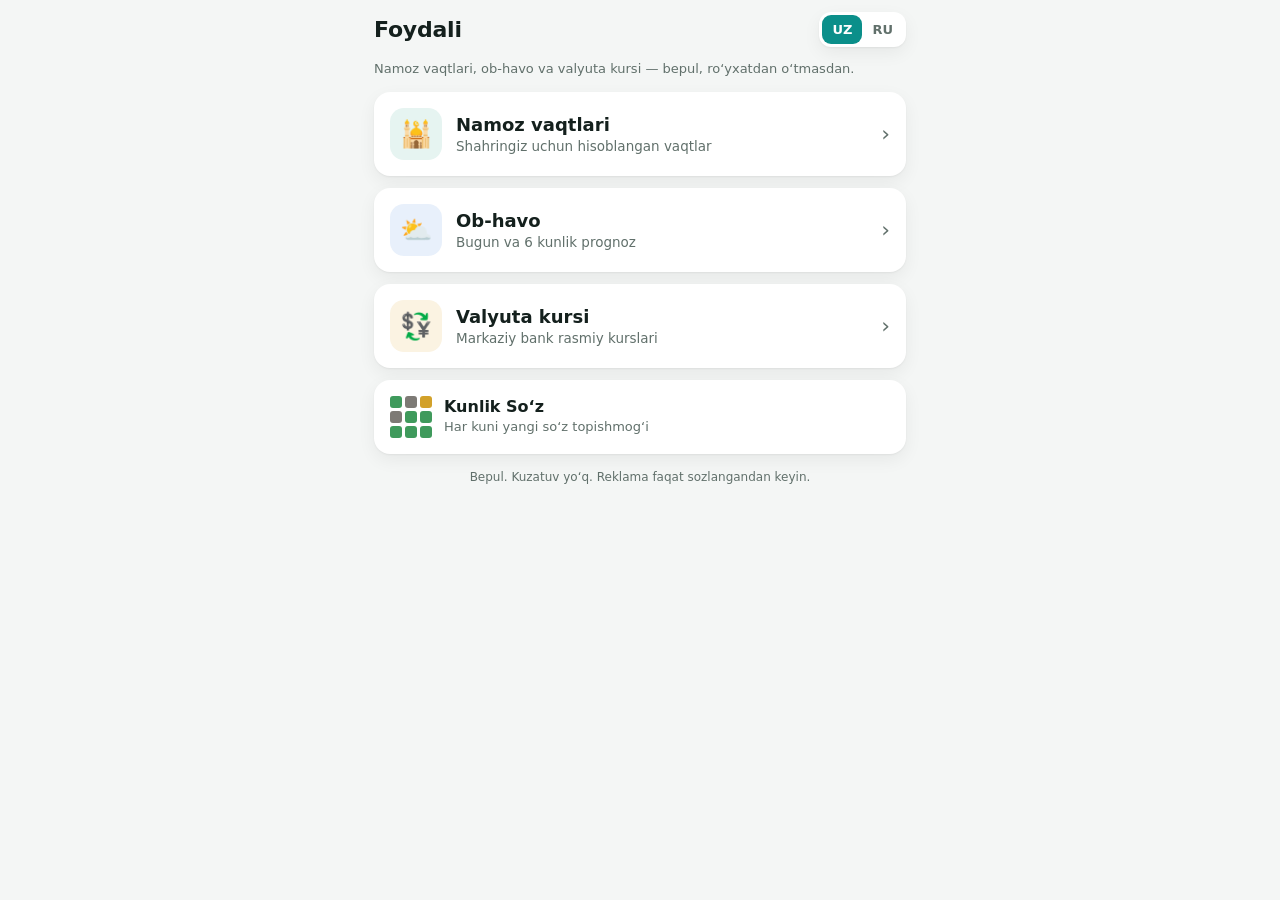
<file: site/index.html>
<!doctype html>
<html lang="uz">
<head>
<meta charset="utf-8">
<meta name="viewport" content="width=device-width, initial-scale=1, viewport-fit=cover">
<title>Foydali — namoz, ob-havo, valyuta</title>
<meta name="description" content="Namoz vaqtlari, ob-havo va Markaziy bank valyuta kursi. Bepul Telegram mini ilova.">
<meta name="referrer" content="no-referrer">
<link rel="icon" href="data:,">
<link rel="stylesheet" href="./shared/app.css?v=1">
<script src="https://telegram.org/js/telegram-web-app.js"></script>
</head>
<body data-page="hub" data-base="./">
<main class="wrap" id="app"></main>
<script src="./shared/i18n.js?v=1"></script>
<script src="./shared/pray.js?v=1"></script>
<script src="./shared/ads.js?v=1"></script>
<script src="./shared/app.js?v=1"></script>
</body>
</html>
</file>
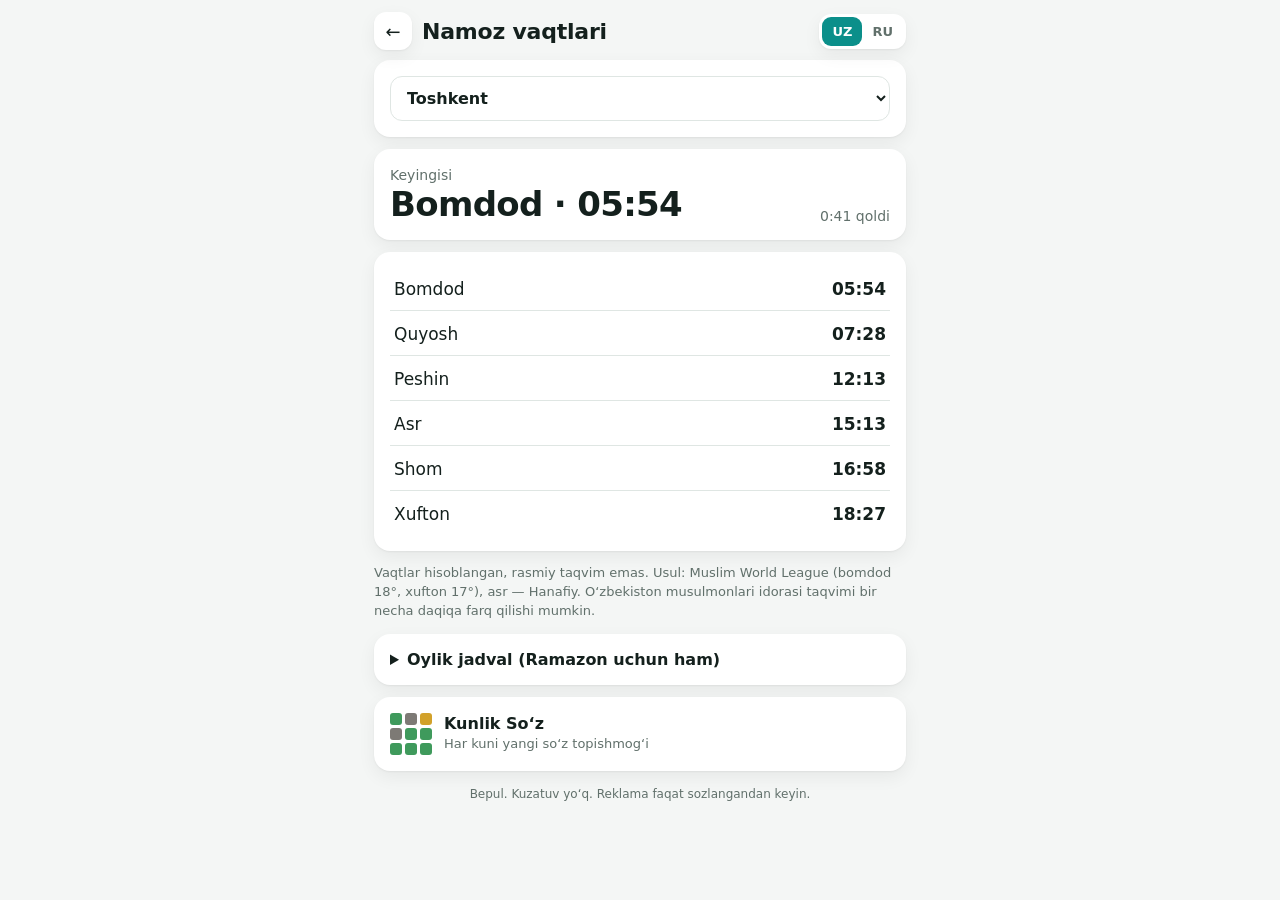
<file: site/namoz/index.html>
<!doctype html>
<html lang="uz">
<head>
<meta charset="utf-8">
<meta name="viewport" content="width=device-width, initial-scale=1, viewport-fit=cover">
<title>Namoz vaqtlari</title>
<meta name="description" content="Namoz vaqtlari, ob-havo va Markaziy bank valyuta kursi. Bepul Telegram mini ilova.">
<meta name="referrer" content="no-referrer">
<link rel="icon" href="data:,">
<link rel="stylesheet" href="../shared/app.css?v=1">
<script src="https://telegram.org/js/telegram-web-app.js"></script>
</head>
<body data-page="namoz" data-base="../">
<main class="wrap" id="app"></main>
<script src="../shared/i18n.js?v=1"></script>
<script src="../shared/pray.js?v=1"></script>
<script src="../shared/ads.js?v=1"></script>
<script src="../shared/app.js?v=1"></script>
</body>
</html>
</file>
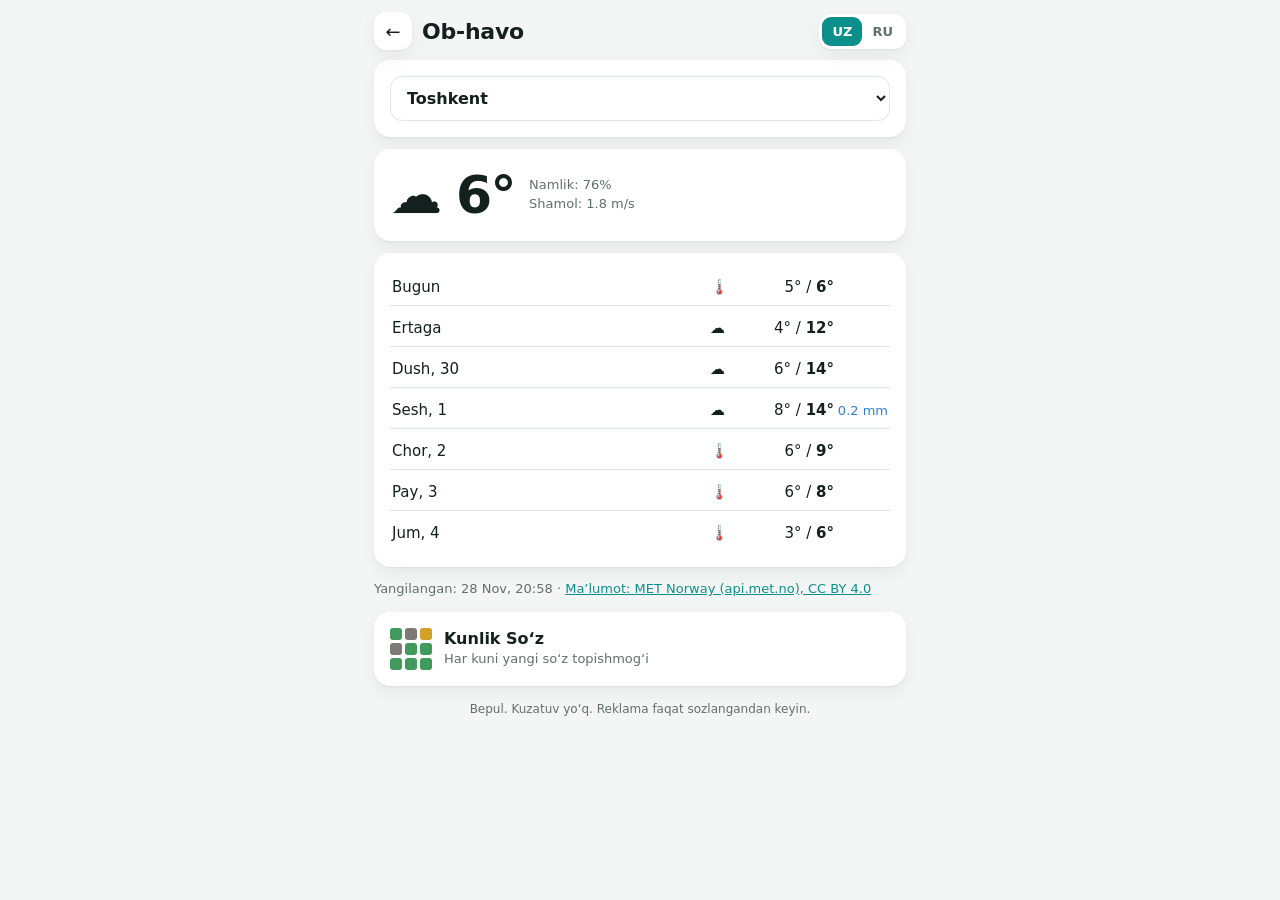
<file: site/ob-havo/index.html>
<!doctype html>
<html lang="uz">
<head>
<meta charset="utf-8">
<meta name="viewport" content="width=device-width, initial-scale=1, viewport-fit=cover">
<title>Ob-havo</title>
<meta name="description" content="Namoz vaqtlari, ob-havo va Markaziy bank valyuta kursi. Bepul Telegram mini ilova.">
<meta name="referrer" content="no-referrer">
<link rel="icon" href="data:,">
<link rel="stylesheet" href="../shared/app.css?v=1">
<script src="https://telegram.org/js/telegram-web-app.js"></script>
</head>
<body data-page="ob-havo" data-base="../">
<main class="wrap" id="app"></main>
<script src="../shared/i18n.js?v=1"></script>
<script src="../shared/pray.js?v=1"></script>
<script src="../shared/ads.js?v=1"></script>
<script src="../shared/app.js?v=1"></script>
</body>
</html>
</file>
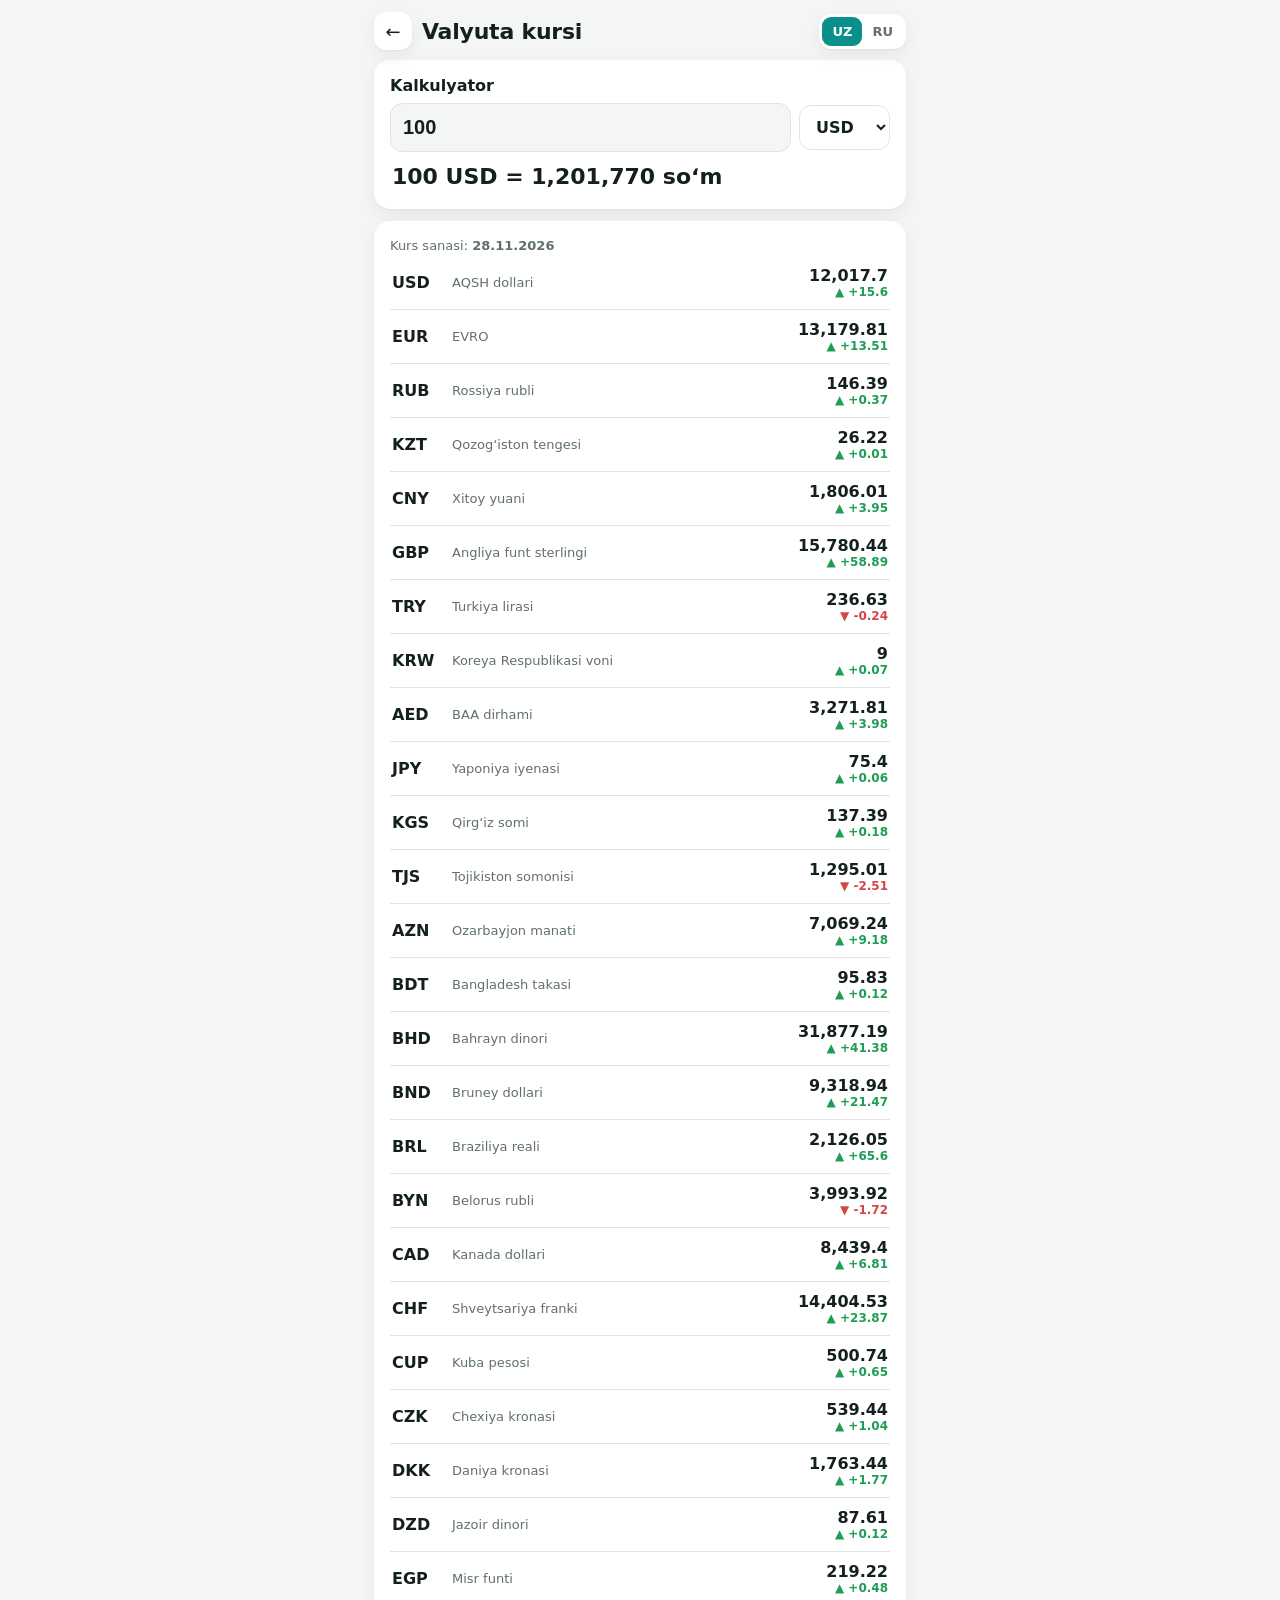
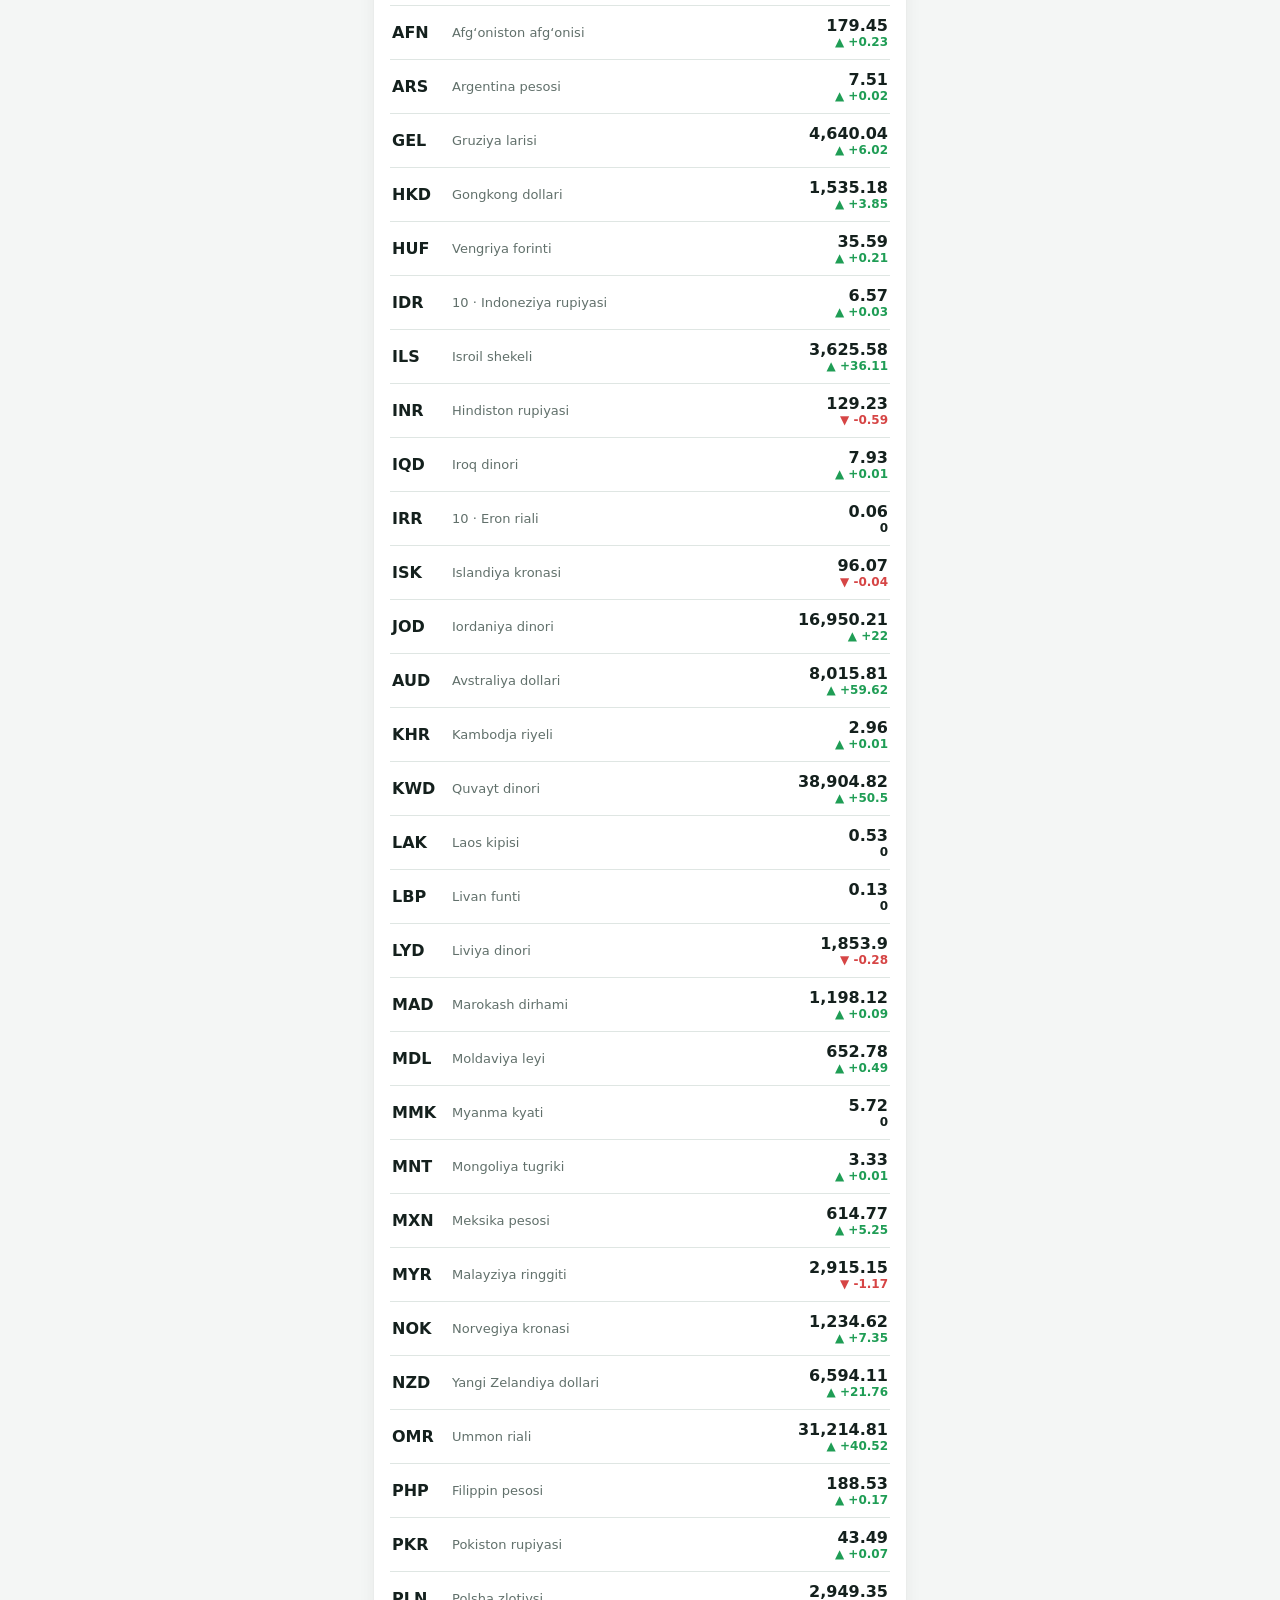
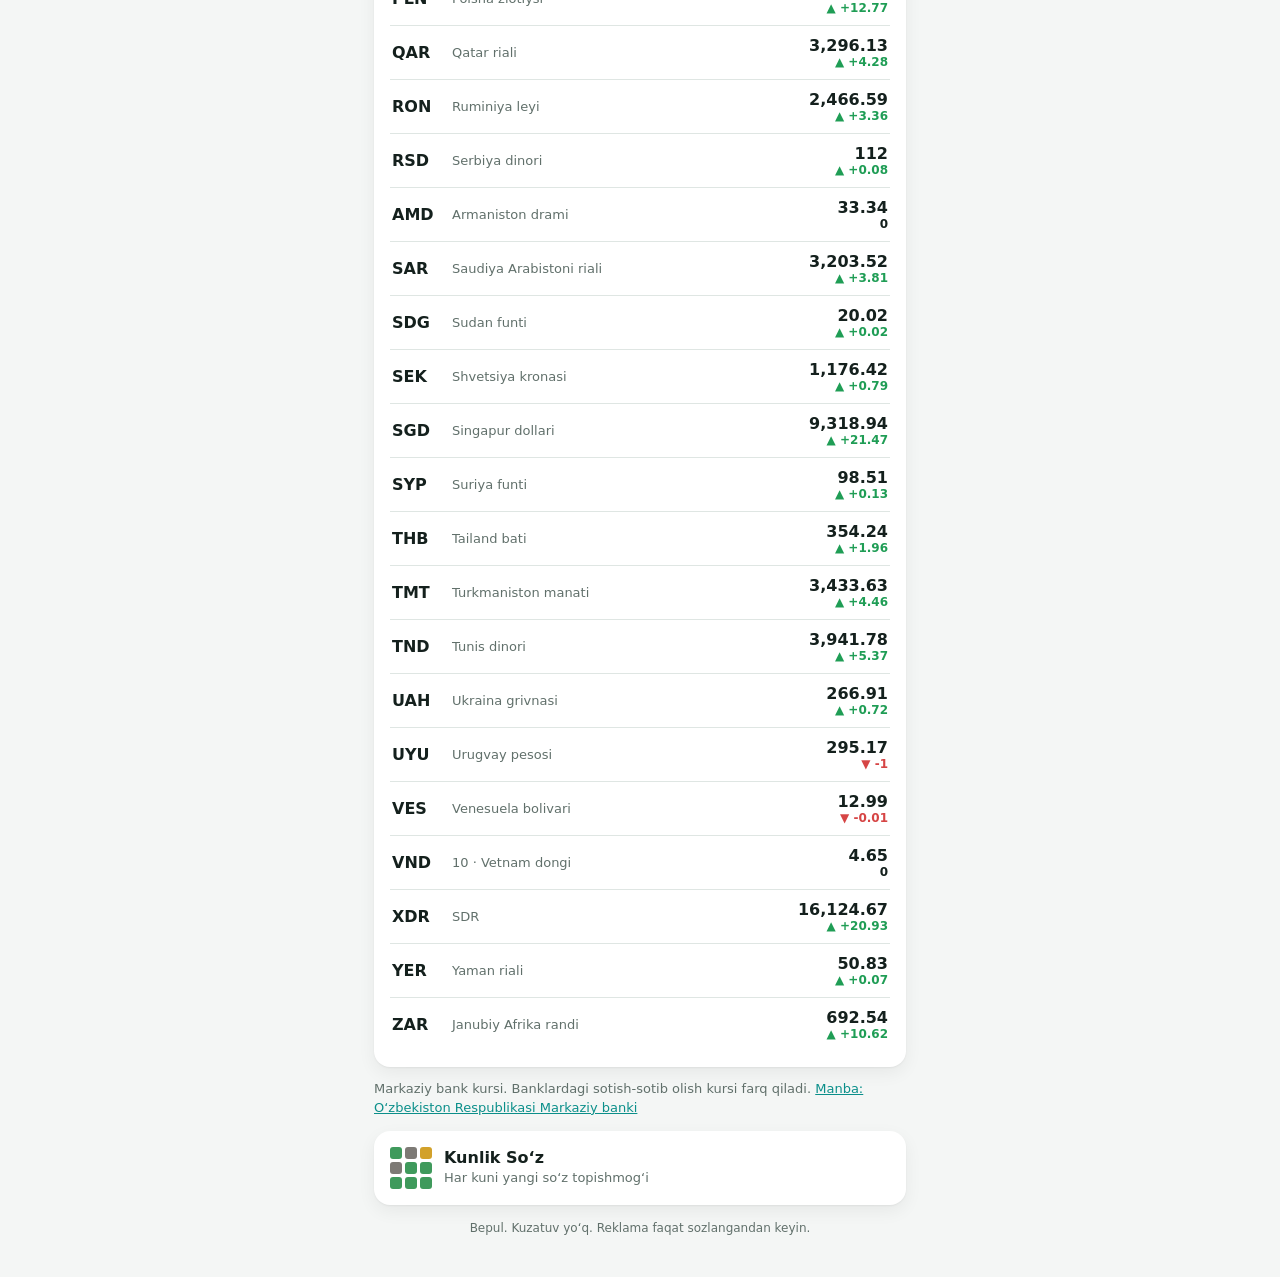
<file: site/valyuta/index.html>
<!doctype html>
<html lang="uz">
<head>
<meta charset="utf-8">
<meta name="viewport" content="width=device-width, initial-scale=1, viewport-fit=cover">
<title>Valyuta kursi</title>
<meta name="description" content="Namoz vaqtlari, ob-havo va Markaziy bank valyuta kursi. Bepul Telegram mini ilova.">
<meta name="referrer" content="no-referrer">
<link rel="icon" href="data:,">
<link rel="stylesheet" href="../shared/app.css?v=1">
<script src="https://telegram.org/js/telegram-web-app.js"></script>
</head>
<body data-page="valyuta" data-base="../">
<main class="wrap" id="app"></main>
<script src="../shared/i18n.js?v=1"></script>
<script src="../shared/pray.js?v=1"></script>
<script src="../shared/ads.js?v=1"></script>
<script src="../shared/app.js?v=1"></script>
</body>
</html>
</file>
<file: site/shared/app.css>
:root { --bg:#f4f6f5; --bg2:#fff; --ink:#14201d; --muted:#61706b; --line:#dfe6e3; --accent:#0b8f8a; --accent-ink:#fff;
  --shadow:0 1px 2px rgba(0,0,0,.05),0 6px 18px rgba(0,0,0,.06); --font:system-ui,-apple-system,"Segoe UI",Roboto,"Noto Sans",sans-serif; }
html.dark { --bg:#0f1514; --bg2:#18201f; --ink:#eef3f1; --muted:#9aaba5; --line:#28332f; }
*{box-sizing:border-box;-webkit-tap-highlight-color:transparent} html,body{margin:0;background:var(--bg);color:var(--ink);font-family:var(--font)}
body{min-height:100dvh;padding-bottom:env(safe-area-inset-bottom)} button,select{font:inherit;color:inherit} a{color:var(--accent)}
[hidden]{display:none!important}
.wrap{max-width:560px;margin:0 auto;padding:12px 14px 28px}
.top{display:flex;align-items:center;gap:10px;margin-bottom:10px}
.top h1{margin:0;font-size:22px;font-weight:800;flex:1;letter-spacing:-.01em}
.top a.back{width:38px;height:38px;border-radius:12px;background:var(--bg2);box-shadow:var(--shadow);display:grid;place-items:center;text-decoration:none;color:var(--ink);font-size:18px}
.lang{display:flex;background:var(--bg2);border-radius:12px;box-shadow:var(--shadow);padding:3px}
.lang button{border:0;background:none;padding:7px 10px;border-radius:9px;font-weight:700;font-size:13px;color:var(--muted);cursor:pointer}
.lang button[aria-pressed="true"]{background:var(--accent);color:var(--accent-ink)}
.card{background:var(--bg2);border-radius:16px;box-shadow:var(--shadow);padding:16px;margin-bottom:12px}
.sub{color:var(--muted);font-size:13px;line-height:1.45}
select{width:100%;padding:11px 12px;border-radius:12px;border:1px solid var(--line);background:var(--bg2);font-weight:700;font-size:16px}
.hub a.card{display:flex;align-items:center;gap:14px;text-decoration:none;color:var(--ink)}
.hub .ico{width:52px;height:52px;border-radius:14px;display:grid;place-items:center;font-size:26px;flex:none}
.hub h2{margin:0;font-size:18px} .hub p{margin:3px 0 0;color:var(--muted);font-size:13.5px}
.hub .go{margin-left:auto;color:var(--muted);font-size:22px}
.next{display:flex;justify-content:space-between;align-items:flex-end;gap:10px}
.next b{font-size:34px;font-variant-numeric:tabular-nums;letter-spacing:-.02em} .next span{font-size:14px;color:var(--muted)}
.times{display:grid;gap:2px}
.times div{display:flex;justify-content:space-between;padding:11px 4px;border-bottom:1px solid var(--line);font-size:17px}
.times div:last-child{border-bottom:0} .times div b{font-variant-numeric:tabular-nums}
.times div.now{background:color-mix(in srgb,var(--accent) 14%,transparent);border-radius:10px;padding:11px 10px;font-weight:800}
.wnow{display:flex;align-items:center;gap:14px} .wnow .big{font-size:52px;font-weight:800;letter-spacing:-.03em} .wnow .emo{font-size:52px}
.days{display:grid;gap:4px} .days div{display:grid;grid-template-columns:1fr 34px 90px 54px;align-items:center;padding:9px 2px;border-bottom:1px solid var(--line);font-size:15px}
.days div:last-child{border-bottom:0} .days .r{text-align:right;font-variant-numeric:tabular-nums} .days .rain{color:#2f7fd1;font-size:13px;text-align:right}
.rates{display:grid} .rates div{display:grid;grid-template-columns:52px 1fr auto;gap:8px;align-items:center;padding:10px 2px;border-bottom:1px solid var(--line)}
.rates div:last-child{border-bottom:0} .rates .c{font-weight:800} .rates .n{color:var(--muted);font-size:13px} .rates .v{text-align:right;font-variant-numeric:tabular-nums;font-weight:700}
.rates .v small{display:block;font-weight:600;font-size:12px} .up{color:#1f9d55} .down{color:#d64545}
.conv{display:grid;grid-template-columns:1fr auto;gap:8px;align-items:center}
.conv input{width:100%;padding:12px;border-radius:12px;border:1px solid var(--line);background:var(--bg);color:var(--ink);font-size:20px;font-weight:700}
.conv .res{grid-column:1/-1;font-size:22px;font-weight:800;padding:4px 2px}
.puz{display:flex;align-items:center;gap:12px;text-decoration:none;color:var(--ink)}
.puz .grid{display:grid;grid-template-columns:repeat(3,12px);gap:3px} .puz .grid i{width:12px;height:12px;border-radius:3px;background:#7d7a75}
.puz .grid i.g{background:#3f9a5c} .puz .grid i.y{background:#d2a12a}
.ad-slot{margin:12px 0;min-height:60px}
.foot{font-size:12px;color:var(--muted);text-align:center;line-height:1.55;margin-top:14px}
.month summary{cursor:pointer;font-size:16px} .tw{overflow-x:auto;margin-top:8px}
.month table{border-collapse:collapse;width:100%;font-size:13px;font-variant-numeric:tabular-nums;white-space:nowrap}
.month th,.month td{padding:6px 5px;border-bottom:1px solid var(--line);text-align:center} .month th{color:var(--muted);font-weight:700}
.month tr.today td{background:color-mix(in srgb,var(--accent) 14%,transparent);font-weight:800}
</file>
